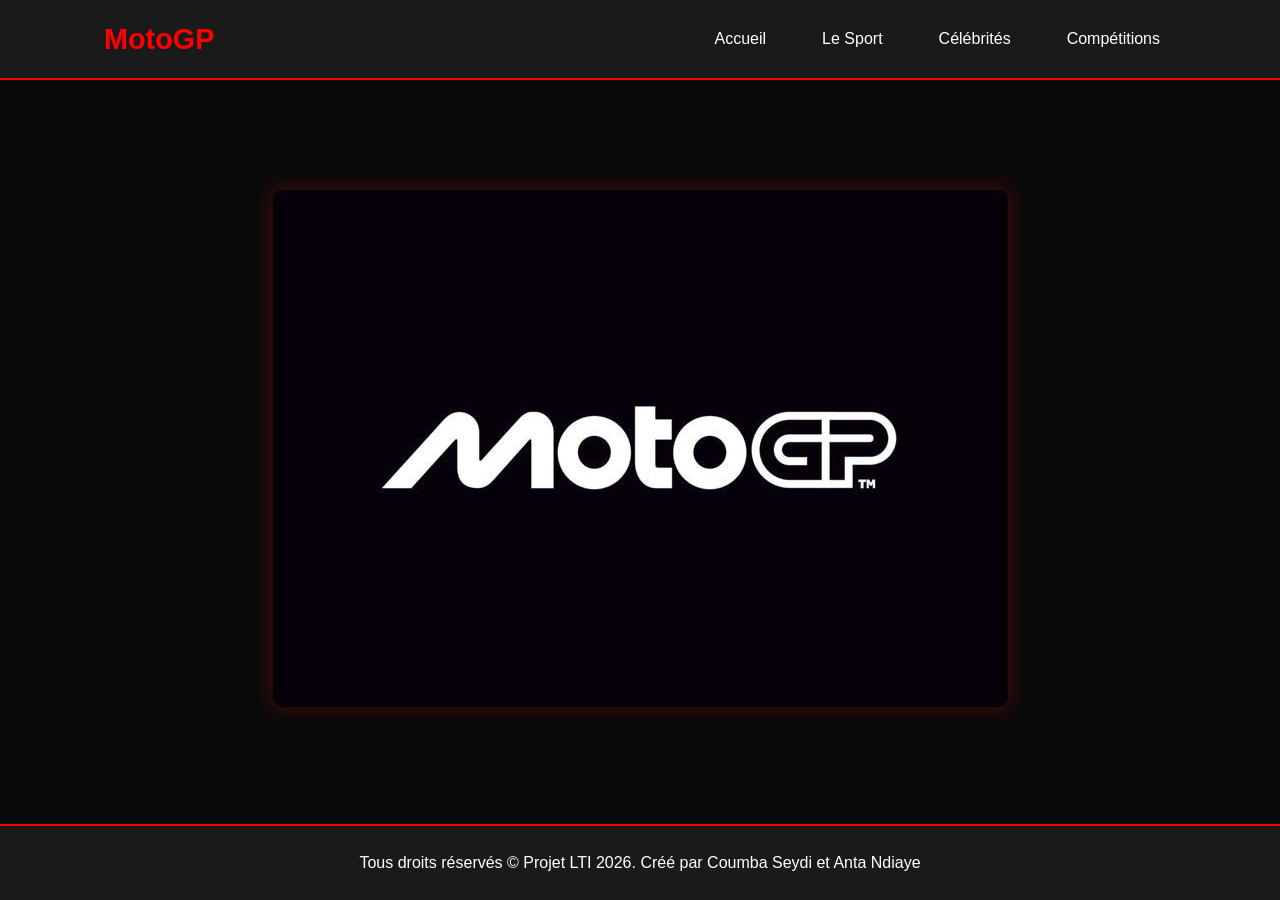
<file: index.html>
<!DOCTYPE html>
<html lang="fr">
<head>
    <meta charset="UTF-8">
    <meta name="viewport" content="width=device-width, initial-scale=1.0">
    <title>MotoGP - Accueil</title>
    <style>
        * {
            margin: 0;
            padding: 0;
            box-sizing: border-box;
        }

        body {
            font-family: 'Segoe UI', Tahoma, Geneva, Verdana, sans-serif;
            background: #0a0a0a;
            color: #ffffff;
            line-height: 1.6;
            min-height: 100vh;
            display: flex;
            flex-direction: column;
        }

        header {
            background: #1a1a1a;
            padding: 1rem 0;
            border-bottom: 2px solid #ff0000;
            position: fixed;
            width: 100%;
            top: 0;
            z-index: 1000;
        }

        nav {
            display: flex;
            justify-content: space-between;
            align-items: center;
            padding: 0 5%;
            max-width: 1200px;
            margin: 0 auto;
        }

        .logo {
            font-size: 1.8rem;
            font-weight: bold;
            color: #ff0000;
        }

        nav ul {
            display: flex;
            list-style: none;
            gap: 1.5rem;
        }

        nav ul li a {
            color: #ffffff;
            text-decoration: none;
            font-size: 1rem;
            padding: 0.5rem 1rem;
            transition: color 0.3s ease;
        }

        nav ul li a:hover {
            color: #ff0000;
        }

        main {
            margin-top: 80px;
            padding: 2rem 5%;
            flex: 1;
            display: flex;
            justify-content: center;
            align-items: center;
        }

        section img {
            max-width: 100%;
            height: auto;
            border-radius: 10px;
            box-shadow: 0 0 20px rgba(255, 0, 0, 0.3);
        }

        footer {
            background: #1a1a1a;
            color: #ffffff;
            text-align: center;
            padding: 1.5rem;
            border-top: 2px solid #ff0000;
            margin-top: auto;
        }

        footer p {
            font-size: 1rem;
        }

        @media (max-width: 768px) {
            nav {
                flex-direction: column;
                gap: 1rem;
            }

            nav ul {
                flex-wrap: wrap;
                justify-content: center;
                gap: 1rem;
            }

            main {
                margin-top: 100px;
            }
        }

        @media (max-width: 480px) {
            .logo {
                font-size: 1.5rem;
            }

            nav ul li a {
                font-size: 0.9rem;
                padding: 0.4rem 0.8rem;
            }

            footer p {
                font-size: 0.9rem;
            }
        }
    </style>
</head>
<body>
    <header>
        <nav>
            <div class="logo">MotoGP</div>
            <ul>
                <li><a href="index.html">Accueil</a></li>
                <li><a href="index2.html">Le Sport</a></li>
                <li><a href="index3.html">Célébrités</a></li>
                <li><a href="index4.html">Compétitions</a></li>
            </ul>
        </nav>
    </header>

    <main>
        <section>
            <img src="image/MotoGP 2025 Logo png.jpg" alt="Logo MotoGP 2025" onerror="this.src='https://via.placeholder.com/800x400?text=MotoGP+2025+Logo'">
        </section>
    </main>

    <footer>
        <p>Tous droits réservés ©️ Projet LTI 2026. Créé par Coumba Seydi et Anta Ndiaye</p>
    </footer>
</body>
</html>
</file>
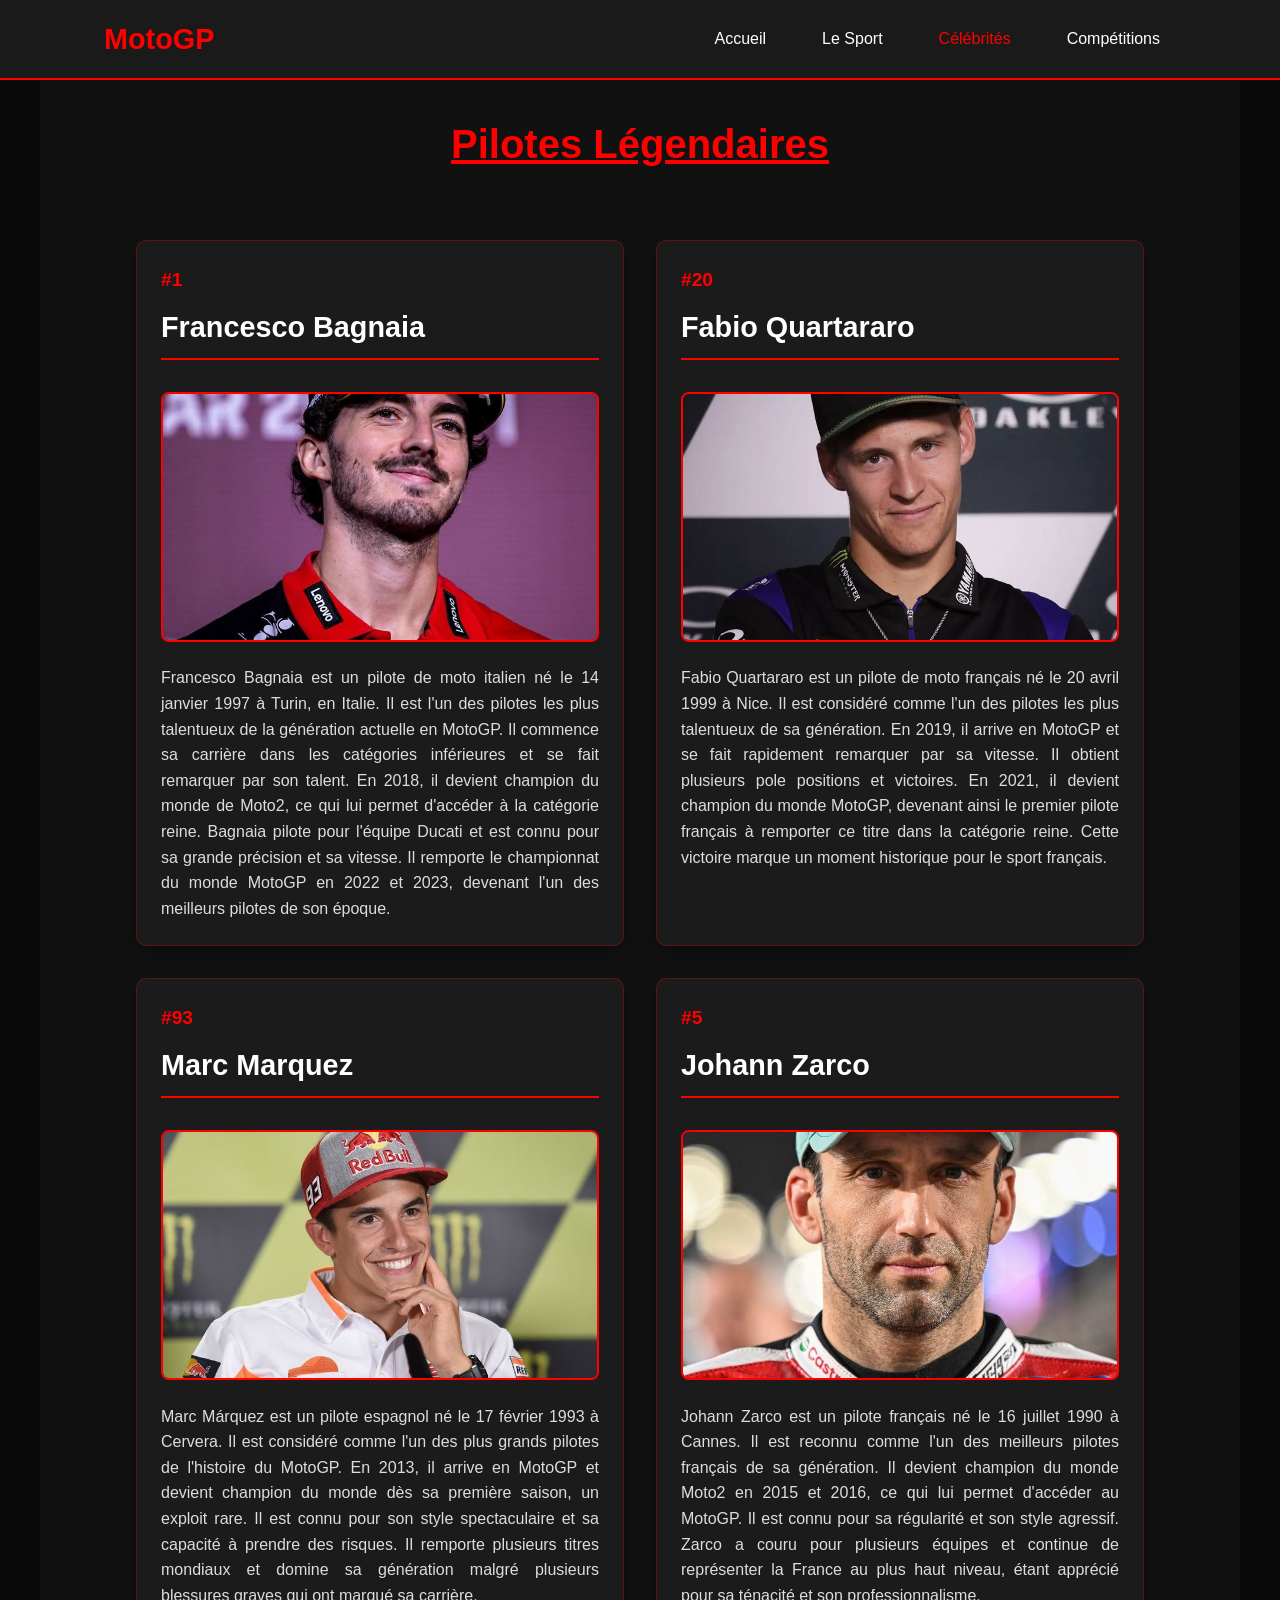
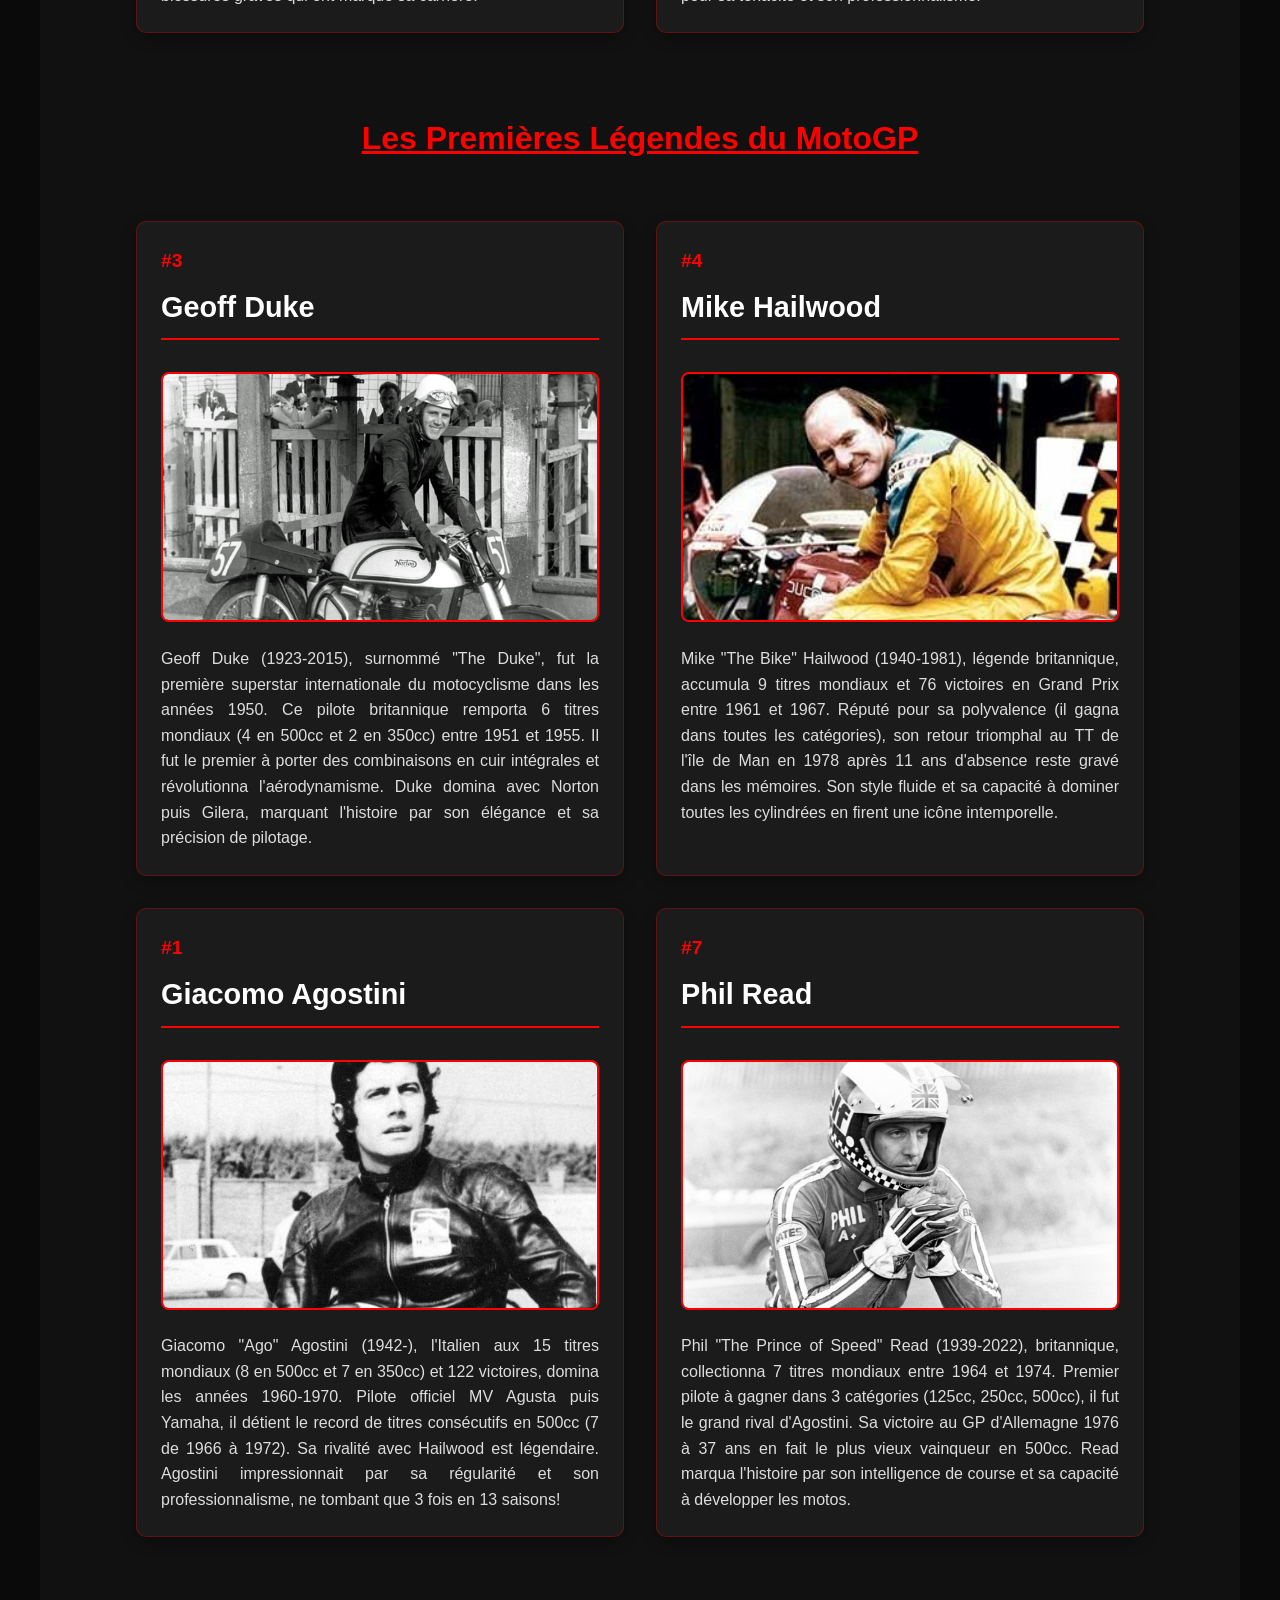
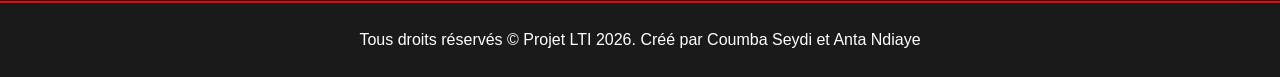
<file: index3.html>
<!DOCTYPE html>
<html lang="fr">
<head>
    <meta charset="UTF-8">
    <meta name="viewport" content="width=device-width, initial-scale=1.0">
    <title>MotoGP - Pilotes Légendaires</title>
    <style>
        * {
            margin: 0;
            padding: 0;
            box-sizing: border-box;
        }

        body {
            font-family: 'Segoe UI', Tahoma, Geneva, Verdana, sans-serif;
            background: #0a0a0a;
            color: #ffffff;
            line-height: 1.6;
            min-height: 100vh;
            display: flex;
            flex-direction: column;
        }

        /* Header */
        header {
            background: #1a1a1a;
            padding: 1rem 0;
            border-bottom: 2px solid #ff0000;
            position: fixed;
            width: 100%;
            top: 0;
            z-index: 1000;
        }

        nav {
            display: flex;
            justify-content: space-between;
            align-items: center;
            padding: 0 5%;
            max-width: 1200px;
            margin: 0 auto;
        }

        .logo {
            font-size: 1.8rem;
            font-weight: bold;
            color: #ff0000;
        }

        nav ul {
            display: flex;
            list-style: none;
            gap: 1.5rem;
        }

        nav ul li a {
            color: #ffffff;
            text-decoration: none;
            font-size: 1rem;
            padding: 0.5rem 1rem;
            transition: color 0.3s ease;
        }

        nav ul li a:hover {
            color: #ff0000;
        }

        /* Contenu principal */
        main {
            margin-top: 80px;
            padding: 2rem 5%;
            flex: 1;
            max-width: 1200px;
            margin: 80px auto 0;
            background-color: #111;
        }

        h1 {
            font-size: 2.5rem;
            color: #ff0000;
            text-align: center;
            margin-bottom: 1.5rem;
            text-decoration: underline;
            text-decoration-color: #ff0000;
            padding-bottom: 0.5rem;
        }

        /* Grid des pilotes */
        .pilotes-grid {
            display: grid;
            grid-template-columns: repeat(2, 1fr);
            gap: 2rem;
            padding: 2rem;
            max-width: 1400px;
            margin: 0 auto;
        }

        /* Cartes pilotes */
        .pilote-card {
            background: rgba(30, 30, 30, 0.8);
            border-radius: 10px;
            padding: 1.5rem;
            box-shadow: 0 5px 15px rgba(0, 0, 0, 0.3);
            border: 1px solid rgba(255, 0, 0, 0.3);
        }

        .pilote-card h2 {
            color: #ffffff;
            border-bottom: 2px solid #ff0000;
            padding-bottom: 0.5rem;
            margin-bottom: 1rem;
            font-size: 1.8rem;
        }

        .pilote-card img {
            width: 100%;
            height: 250px;
            object-fit: cover;
            border-radius: 8px;
            margin: 1rem 0;
            border: 2px solid #ff0000;
        }

        .pilote-card p {
            line-height: 1.6;
            color: #dddddd;
            margin-bottom: 0;
            text-align: justify;
            font-size: 1rem;
        }

        .pilote-number {
            font-size: 1.2rem;
            font-weight: bold;
            color: #ff0000;
            margin-bottom: 0.5rem;
        }

        /* Section légendes */
        .section-title {
            font-size: 2rem;
            color: #ff0000;
            text-align: center;
            margin: 3rem 0 1rem;
            text-decoration: underline;
            text-decoration-color: #ff0000;
            padding-bottom: 0.5rem;
        }

        /* Pied de page */
        footer {
            background: #1a1a1a;
            color: #ffffff;
            text-align: center;
            padding: 1.5rem;
            border-top: 2px solid #ff0000;
            margin-top: auto;
        }

        footer p {
            font-size: 1rem;
        }

        /* Responsive */
        @media (max-width: 768px) {
            nav {
                flex-direction: column;
                gap: 1rem;
            }

            nav ul {
                flex-wrap: wrap;
                justify-content: center;
                gap: 1rem;
            }

            .pilotes-grid {
                grid-template-columns: 1fr;
            }

            h1 {
                font-size: 2rem;
            }

            .pilote-card h2 {
                font-size: 1.5rem;
            }
        }

        @media (max-width: 480px) {
            .logo {
                font-size: 1.5rem;
            }

            nav ul li a {
                font-size: 0.9rem;
                padding: 0.4rem 0.8rem;
            }

            .pilote-card {
                padding: 1rem;
            }

            .pilote-card img {
                height: 200px;
            }
        }
    </style>
</head>
<body>
    <header>
        <nav>
            <div class="logo">MotoGP</div>
            <ul>
                <li><a href="index.html">Accueil</a></li>
                <li><a href="index2.html">Le Sport</a></li>
                <li><a href="index3.html" style="color: #ff0000;">Célébrités</a></li>
                <li><a href="index4.html">Compétitions</a></li>
            </ul>
        </nav>
    </header>

    <main>
        <h1>Pilotes Légendaires</h1>

        <div class="pilotes-grid">
            <!-- Francesco Bagnaia -->
            <article class="pilote-card">
                <div class="pilote-number">#1</div>
                <h2>Francesco Bagnaia</h2>
                <img src="image/𝘱𝘦𝘤𝘤𝘰 𝘣𝘢𝘨𝘯𝘢𝘪𝘢.jpg" alt="Francesco Bagnaia" onerror="this.src='https://via.placeholder.com/400x250?text=Francesco+Bagnaia'">
                <p>
                    Francesco Bagnaia est un pilote de moto italien né le 14 janvier 1997 à Turin, en Italie. Il est l'un des pilotes les plus talentueux de la génération actuelle en MotoGP.
                    Il commence sa carrière dans les catégories inférieures et se fait remarquer par son talent. En 2018, il devient champion du monde de Moto2, ce qui lui permet d'accéder à la catégorie reine.
                    Bagnaia pilote pour l'équipe Ducati et est connu pour sa grande précision et sa vitesse. Il remporte le championnat du monde MotoGP en 2022 et 2023, devenant l'un des meilleurs pilotes de son époque.
                </p>
            </article>

            <!-- Fabio Quartararo -->
            <article class="pilote-card">
                <div class="pilote-number">#20</div>
                <h2>Fabio Quartararo</h2>
                <img src="image/télécharger (2).jpg" alt="Fabio Quartararo" onerror="this.src='https://via.placeholder.com/400x250?text=Fabio+Quartararo'">
                <p>
                    Fabio Quartararo est un pilote de moto français né le 20 avril 1999 à Nice. Il est considéré comme l'un des pilotes les plus talentueux de sa génération.
                    En 2019, il arrive en MotoGP et se fait rapidement remarquer par sa vitesse. Il obtient plusieurs pole positions et victoires.
                    En 2021, il devient champion du monde MotoGP, devenant ainsi le premier pilote français à remporter ce titre dans la catégorie reine. Cette victoire marque un moment historique pour le sport français.
                </p>
            </article>

            <!-- Marc Marquez -->
            <article class="pilote-card">
                <div class="pilote-number">#93</div>
                <h2>Marc Marquez</h2>
                <img src="image/Marc Marquez.jpg" alt="Marc Marquez" onerror="this.src='https://via.placeholder.com/400x250?text=Marc+Marquez'">
                <p>
                    Marc Márquez est un pilote espagnol né le 17 février 1993 à Cervera. Il est considéré comme l'un des plus grands pilotes de l'histoire du MotoGP.
                    En 2013, il arrive en MotoGP et devient champion du monde dès sa première saison, un exploit rare. Il est connu pour son style spectaculaire et sa capacité à prendre des risques.
                    Il remporte plusieurs titres mondiaux et domine sa génération malgré plusieurs blessures graves qui ont marqué sa carrière.
                </p>
            </article>

            <!-- Johann Zarco -->
            <article class="pilote-card">
                <div class="pilote-number">#5</div>
                <h2>Johann Zarco</h2>
                <img src="image/𝑗𝑜ℎ𝑎𝑛𝑛 𝑧𝑎𝑟𝑐𝑜.jpg" alt="Johann Zarco" onerror="this.src='https://via.placeholder.com/400x250?text=Johann+Zarco'">
                <p>
                    Johann Zarco est un pilote français né le 16 juillet 1990 à Cannes. Il est reconnu comme l'un des meilleurs pilotes français de sa génération.
                    Il devient champion du monde Moto2 en 2015 et 2016, ce qui lui permet d'accéder au MotoGP. Il est connu pour sa régularité et son style agressif.
                    Zarco a couru pour plusieurs équipes et continue de représenter la France au plus haut niveau, étant apprécié pour sa ténacité et son professionnalisme.
                </p>
            </article>
        </div>

        <!-- NOUVELLE SECTION : LES PREMIÈRES LÉGENDES -->
        <h2 class="section-title">Les Premières Légendes du MotoGP</h2>

        <div class="pilotes-grid">
            <!-- Geoff Duke -->
            <article class="pilote-card">
                <div class="pilote-number">#3</div>
                <h2>Geoff Duke</h2>
                <img src="image/GeoffDuke photo.jpg" alt="Geoff Duke" onerror="this.src='https://via.placeholder.com/400x250?text=Geoff+Duke'">
                <p>
                    Geoff Duke (1923-2015), surnommé "The Duke", fut la première superstar internationale du motocyclisme dans les années 1950. Ce pilote britannique remporta 6 titres mondiaux (4 en 500cc et 2 en 350cc) entre 1951 et 1955. Il fut le premier à porter des combinaisons en cuir intégrales et révolutionna l'aérodynamisme. Duke domina avec Norton puis Gilera, marquant l'histoire par son élégance et sa précision de pilotage.
                </p>
            </article>

            <!-- Mike Hailwood -->
            <article class="pilote-card">
                <div class="pilote-number">#4</div>
                <h2>Mike Hailwood</h2>
                <img src="image/hailwood photo.jpg" alt="Mike Hailwood" onerror="this.src='https://via.placeholder.com/400x250?text=Mike+Hailwood'">
                <p>
                    Mike "The Bike" Hailwood (1940-1981), légende britannique, accumula 9 titres mondiaux et 76 victoires en Grand Prix entre 1961 et 1967. Réputé pour sa polyvalence (il gagna dans toutes les catégories), son retour triomphal au TT de l'île de Man en 1978 après 11 ans d'absence reste gravé dans les mémoires. Son style fluide et sa capacité à dominer toutes les cylindrées en firent une icône intemporelle.
                </p>
            </article>

            <!-- Giacomo Agostini -->
            <article class="pilote-card">
                <div class="pilote-number">#1</div>
                <h2>Giacomo Agostini</h2>
                <img src="image/agostini photo.jpg" alt="Giacomo Agostini" onerror="this.src='https://via.placeholder.com/400x250?text=Giacomo+Agostini'">
                <p>
                    Giacomo "Ago" Agostini (1942-), l'Italien aux 15 titres mondiaux (8 en 500cc et 7 en 350cc) et 122 victoires, domina les années 1960-1970. Pilote officiel MV Agusta puis Yamaha, il détient le record de titres consécutifs en 500cc (7 de 1966 à 1972). Sa rivalité avec Hailwood est légendaire. Agostini impressionnait par sa régularité et son professionnalisme, ne tombant que 3 fois en 13 saisons!
                </p>
            </article>

            <!-- Phil Read -->
            <article class="pilote-card">
                <div class="pilote-number">#7</div>
                <h2>Phil Read</h2>
                <img src="image/phil_read photo.jpg" alt="Phil Read" onerror="this.src='https://via.placeholder.com/400x250?text=Phil+Read'">
                <p>
                    Phil "The Prince of Speed" Read (1939-2022), britannique, collectionna 7 titres mondiaux entre 1964 et 1974. Premier pilote à gagner dans 3 catégories (125cc, 250cc, 500cc), il fut le grand rival d'Agostini. Sa victoire au GP d'Allemagne 1976 à 37 ans en fait le plus vieux vainqueur en 500cc. Read marqua l'histoire par son intelligence de course et sa capacité à développer les motos.
                </p>
            </article>
        </div>
    </main>

    <footer>
        <p>Tous droits réservés © Projet LTI 2026. Créé par Coumba Seydi et Anta Ndiaye</p>
    </footer>
</body>
</html>
</file>
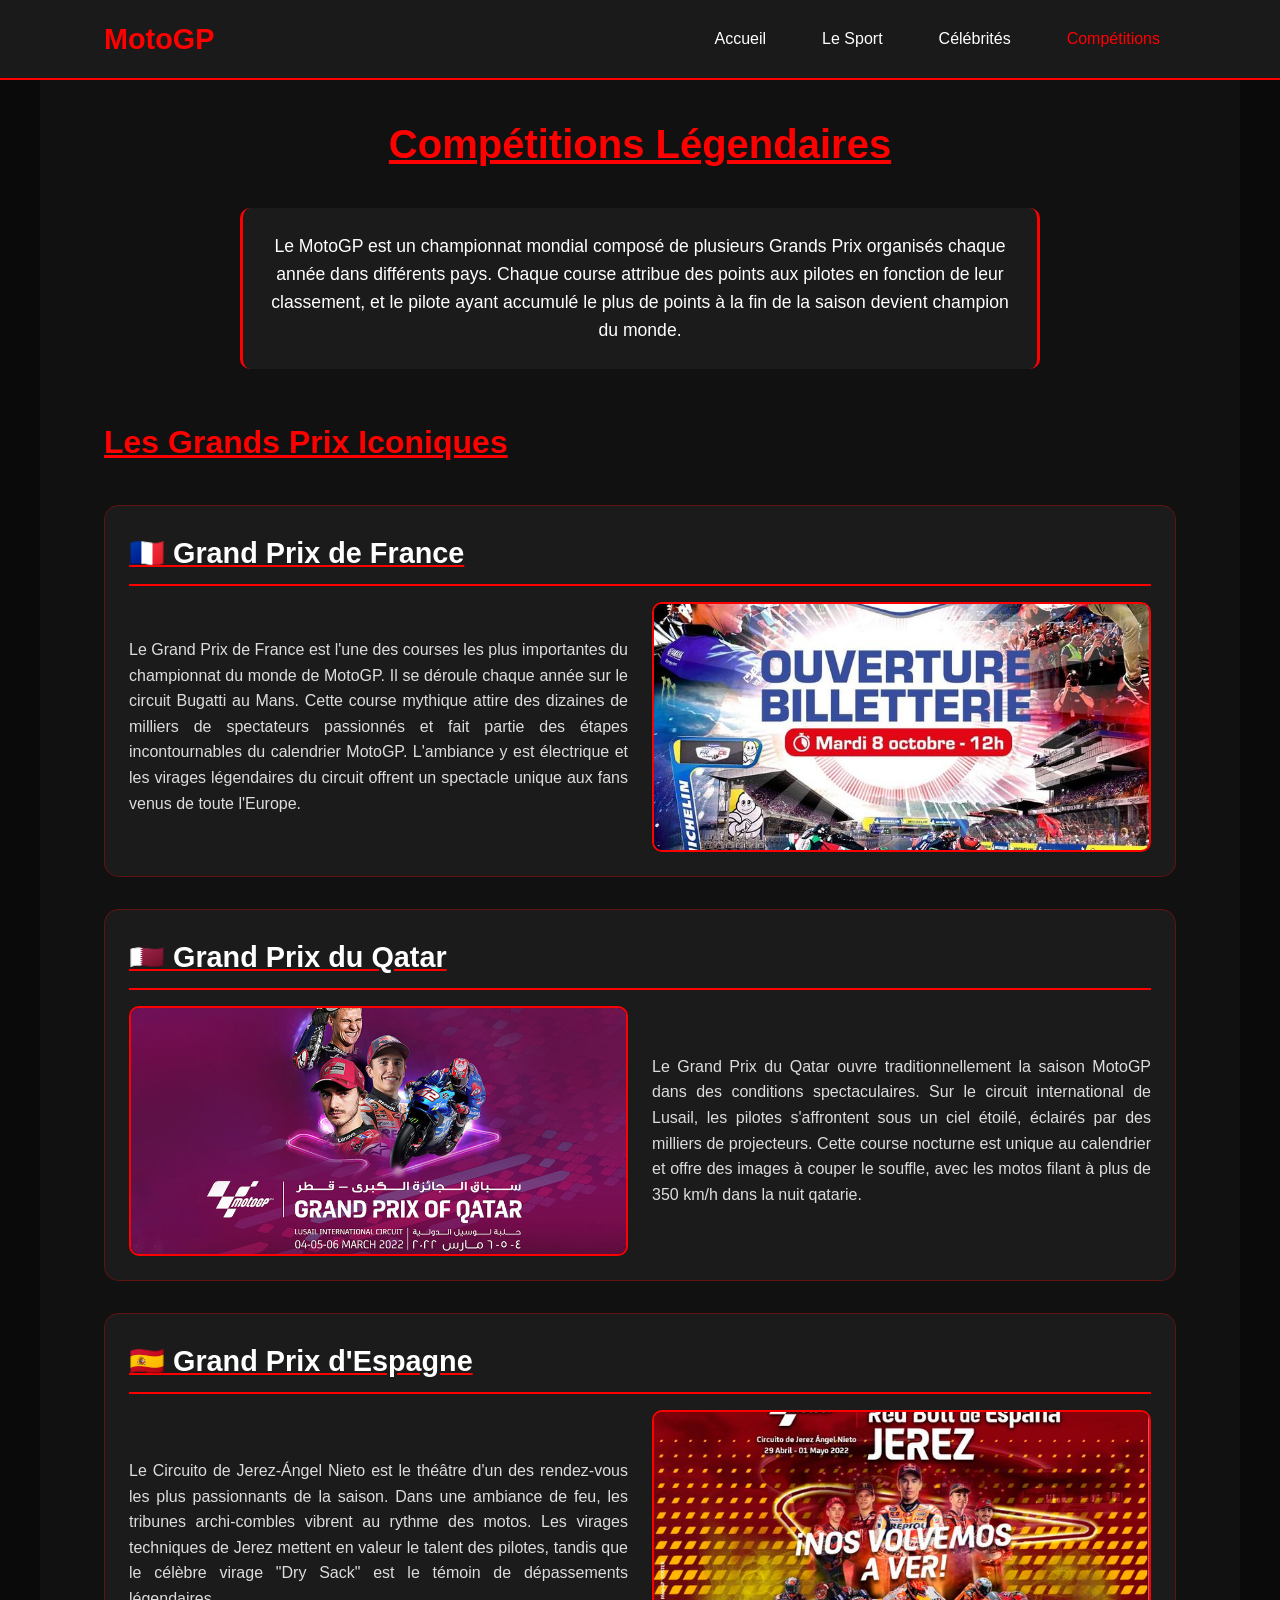
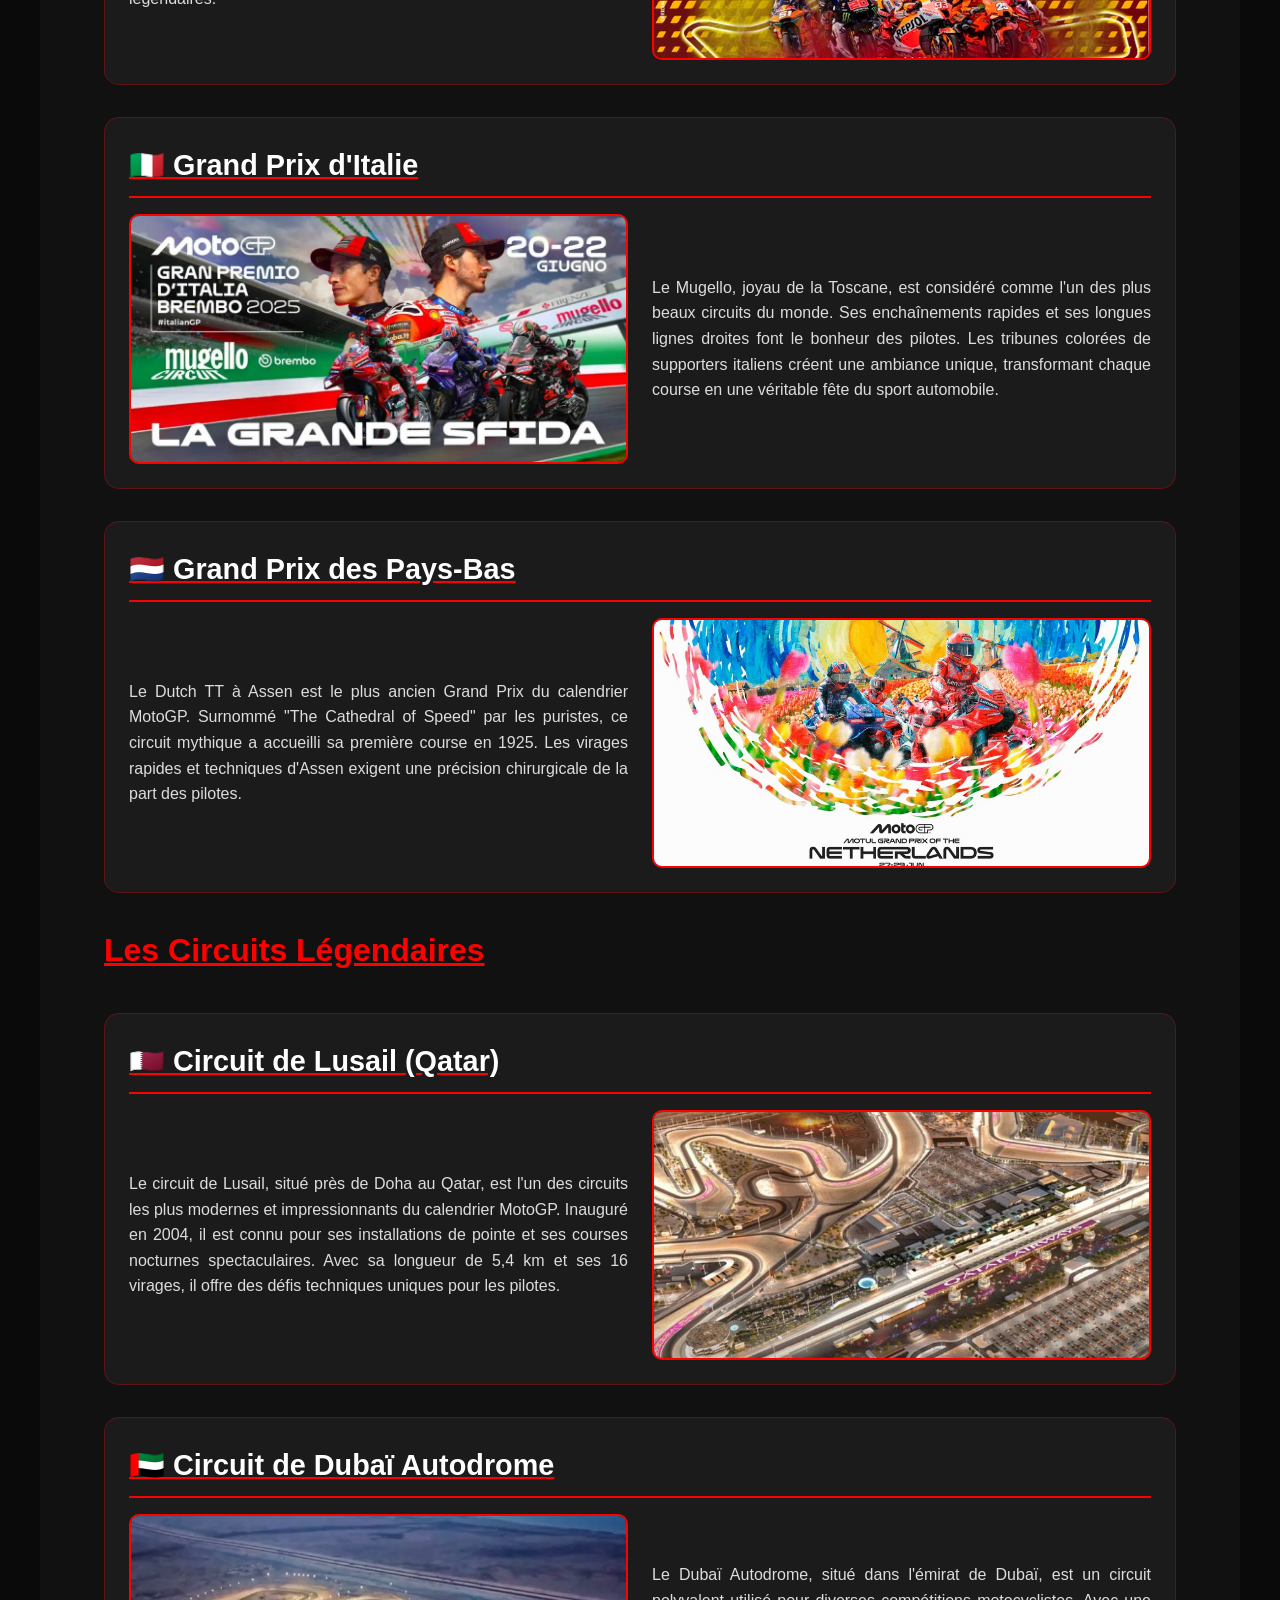
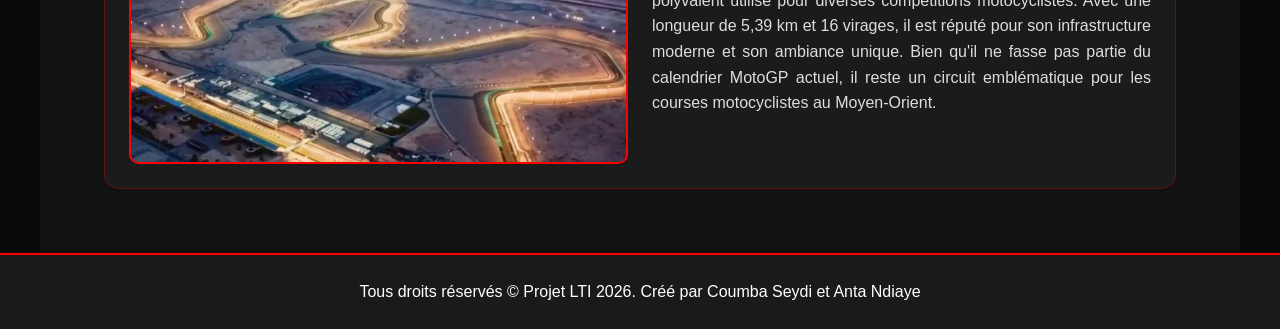
<file: index4.html>
<!DOCTYPE html>
<html lang="fr">
<head>
    <meta charset="UTF-8">
    <meta name="viewport" content="width=device-width, initial-scale=1.0">
    <title>MotoGP - Compétitions légendaires</title>
    <style>
        * {
            margin: 0;
            padding: 0;
            box-sizing: border-box;
        }

        body {
            font-family: 'Segoe UI', Tahoma, Geneva, Verdana, sans-serif;
            background: #0a0a0a;
            color: #ffffff;
            line-height: 1.6;
            min-height: 100vh;
            display: flex;
            flex-direction: column;
        }

        /* Header */
        header {
            background: #1a1a1a;
            padding: 1rem 0;
            border-bottom: 2px solid #ff0000;
            position: fixed;
            width: 100%;
            top: 0;
            z-index: 1000;
        }

        nav {
            display: flex;
            justify-content: space-between;
            align-items: center;
            padding: 0 5%;
            max-width: 1200px;
            margin: 0 auto;
        }

        .logo {
            font-size: 1.8rem;
            font-weight: bold;
            color: #ff0000;
        }

        nav ul {
            display: flex;
            list-style: none;
            gap: 1.5rem;
        }

        nav ul li a {
            color: #ffffff;
            text-decoration: none;
            font-size: 1rem;
            padding: 0.5rem 1rem;
            transition: color 0.3s ease;
        }

        nav ul li a:hover {
            color: #ff0000;
        }

        /* Contenu principal */
        main {
            margin-top: 80px;
            padding: 2rem 5%;
            flex: 1;
            max-width: 1200px;
            margin: 80px auto 0;
            background-color: #111;
        }

        h1 {
            font-size: 2.5rem;
            color: #ff0000;
            text-align: center;
            margin-bottom: 1.5rem;
            text-decoration: underline;
            text-decoration-color: #ff0000;
            padding-bottom: 0.5rem;
        }

        h2 {
            font-size: 2rem;
            color: #ff0000;
            margin: 1.5rem 0 1rem;
            text-decoration: underline;
            text-decoration-color: #ff0000;
            padding-bottom: 0.3rem;
        }

        /* Section introduction */
        section > p {
            font-size: 1.1rem;
            text-align: center;
            max-width: 800px;
            margin: 0 auto 3rem;
            padding: 1.5rem;
            background: rgba(30, 30, 30, 0.8);
            border-radius: 10px;
            border-left: 3px solid #ff0000;
            border-right: 3px solid #ff0000;
        }

        /* Cartes Grand Prix */
        .grandprix, .circuit {
            background: rgba(30, 30, 30, 0.8);
            border-radius: 15px;
            margin: 2rem 0;
            padding: 1.5rem;
            border: 1px solid rgba(255, 0, 0, 0.3);
        }

        .grandprix h2, .circuit h2 {
            font-size: 1.8rem;
            color: #ffffff;
            margin: 0 0 1rem;
            text-align: left;
            border-bottom: 2px solid #ff0000;
            padding-bottom: 0.5rem;
        }

        .content {
            display: grid;
            grid-template-columns: 1fr 1fr;
            gap: 1.5rem;
            align-items: center;
        }

        .content p {
            font-size: 1rem;
            color: #dddddd;
            line-height: 1.6;
            text-align: justify;
        }

        .content img {
            width: 100%;
            height: 250px;
            object-fit: cover;
            border-radius: 10px;
            border: 2px solid #ff0000;
        }

        /* Pied de page */
        footer {
            background: #1a1a1a;
            color: #ffffff;
            text-align: center;
            padding: 1.5rem;
            border-top: 2px solid #ff0000;
            margin-top: auto;
        }

        footer p {
            font-size: 1rem;
        }

        /* Responsive */
        @media (max-width: 768px) {
            nav {
                flex-direction: column;
                gap: 1rem;
            }

            nav ul {
                flex-wrap: wrap;
                justify-content: center;
                gap: 1rem;
            }

            .content {
                grid-template-columns: 1fr;
                gap: 1rem;
            }

            h1 {
                font-size: 2rem;
            }

            h2 {
                font-size: 1.8rem;
            }

            .grandprix h2, .circuit h2 {
                text-align: center;
            }

            .content img {
                height: 200px;
                order: -1;
            }
        }

        @media (max-width: 480px) {
            .logo {
                font-size: 1.5rem;
            }

            nav ul li a {
                font-size: 0.9rem;
                padding: 0.4rem 0.8rem;
            }

            section > p {
                padding: 1rem;
                font-size: 1rem;
            }

            .grandprix, .circuit {
                padding: 1rem;
            }
        }
    </style>
</head>
<body>
    <header>
        <nav>
            <div class="logo">MotoGP</div>
            <ul>
                <li><a href="index.html">Accueil</a></li>
                <li><a href="index2.html">Le Sport</a></li>
                <li><a href="index3.html">Célébrités</a></li>
                <li><a href="index4.html" style="color: #ff0000;">Compétitions</a></li>
            </ul>
        </nav>
    </header>

    <main>
        <section>
            <h1>Compétitions Légendaires</h1>
            <p>
                Le MotoGP est un championnat mondial composé de plusieurs Grands Prix organisés chaque année dans différents pays. 
                Chaque course attribue des points aux pilotes en fonction de leur classement, 
                et le pilote ayant accumulé le plus de points à la fin de la saison devient champion du monde.
            </p>

            <h2>Les Grands Prix Iconiques</h2>

            <div class="grandprix">
                <h2>🇫🇷 Grand Prix de France</h2>
                <div class="content">
                    <p>
                        Le Grand Prix de France est l'une des courses les plus importantes du championnat du monde de MotoGP.
                        Il se déroule chaque année sur le circuit Bugatti au Mans. Cette course mythique attire des dizaines de milliers de spectateurs passionnés 
                        et fait partie des étapes incontournables du calendrier MotoGP. L'ambiance y est électrique et les virages légendaires du circuit offrent 
                        un spectacle unique aux fans venus de toute l'Europe.
                    </p>
                    <img src="image/Grand Prix de France 2025 toutes les places vendues en moins d’une heure.jpg" alt="Circuit Bugatti Le Mans">
                </div>
            </div>

            <div class="grandprix">
                <h2>🇶🇦 Grand Prix du Qatar</h2>
                <div class="content">
                    <img src="image/gp qatar2.jpg" alt="Circuit de Lusail">
                    <p>
                        Le Grand Prix du Qatar ouvre traditionnellement la saison MotoGP dans des conditions spectaculaires. 
                        Sur le circuit international de Lusail, les pilotes s'affrontent sous un ciel étoilé, éclairés par des milliers de projecteurs.
                        Cette course nocturne est unique au calendrier et offre des images à couper le souffle, avec les motos filant à plus de 350 km/h dans la nuit qatarie.
                    </p>
                </div>
            </div>

            <div class="grandprix">
                <h2>🇪🇸 Grand Prix d'Espagne</h2>
                <div class="content">
                    <p>
                        Le Circuito de Jerez-Ángel Nieto est le théâtre d'un des rendez-vous les plus passionnants de la saison. 
                        Dans une ambiance de feu, les tribunes archi-combles vibrent au rythme des motos. Les virages techniques de Jerez 
                        mettent en valeur le talent des pilotes, tandis que le célèbre virage "Dry Sack" est le témoin de dépassements légendaires.
                    </p>
                    <img src="image/gp espagne.jpg" alt="Circuit de Jerez">
                </div>
            </div>

            <div class="grandprix">
                <h2>🇮🇹 Grand Prix d'Italie</h2>
                <div class="content">
                    <img src="image/gp italie.webp" alt="Circuit du Mugello">
                    <p>
                        Le Mugello, joyau de la Toscane, est considéré comme l'un des plus beaux circuits du monde. 
                        Ses enchaînements rapides et ses longues lignes droites font le bonheur des pilotes. Les tribunes colorées de supporters italiens 
                        créent une ambiance unique, transformant chaque course en une véritable fête du sport automobile.
                    </p>
                </div>
            </div>

            <div class="grandprix">
                <h2>🇳🇱 Grand Prix des Pays-Bas</h2>
                <div class="content">
                    <p>
                        Le Dutch TT à Assen est le plus ancien Grand Prix du calendrier MotoGP. Surnommé "The Cathedral of Speed" par les puristes, 
                        ce circuit mythique a accueilli sa première course en 1925. Les virages rapides et techniques d'Assen exigent une précision chirurgicale 
                        de la part des pilotes.
                    </p>
                    <img src="image/gp pays bas.jpg" alt="TT Circuit Assen">
                </div>
            </div>

            <!-- NOUVELLE SECTION : LES CIRCUITS LÉGENDAIRES -->
            <h2>Les Circuits Légendaires</h2>

            <div class="circuit">
                <h2>🇶🇦 Circuit de Lusail (Qatar)</h2>
                <div class="content">
                    <p>
                        Le circuit de Lusail, situé près de Doha au Qatar, est l'un des circuits les plus modernes et impressionnants du calendrier MotoGP. 
                        Inauguré en 2004, il est connu pour ses installations de pointe et ses courses nocturnes spectaculaires. 
                        Avec sa longueur de 5,4 km et ses 16 virages, il offre des défis techniques uniques pour les pilotes.
                    </p>
                    <img src="image/circuit qatar.jpeg" alt="Circuit de Lusail" onerror="this.src='https://via.placeholder.com/800x400?text=Circuit+de+Lusail'">
                </div>
            </div>

            <div class="circuit">
                <h2>🇦🇪 Circuit de Dubaï Autodrome</h2>
                <div class="content">
                    <img src="image/circuit dubx.jpeg" alt="Circuit de Dubaï Autodrome" onerror="this.src='https://via.placeholder.com/800x400?text=Circuit+de+Dubaï+Autodrome'">
                    <p>
                        Le Dubaï Autodrome, situé dans l'émirat de Dubaï, est un circuit polyvalent utilisé pour diverses compétitions motocyclistes. 
                        Avec une longueur de 5,39 km et 16 virages, il est réputé pour son infrastructure moderne et son ambiance unique. 
                        Bien qu'il ne fasse pas partie du calendrier MotoGP actuel, il reste un circuit emblématique pour les courses motocyclistes au Moyen-Orient.
                    </p>
                </div>
            </div>
        </section>
    </main>

    <footer>
        <p>Tous droits réservés © Projet LTI 2026. Créé par Coumba Seydi et Anta Ndiaye</p>
    </footer>
</body>
</html>
</file>
